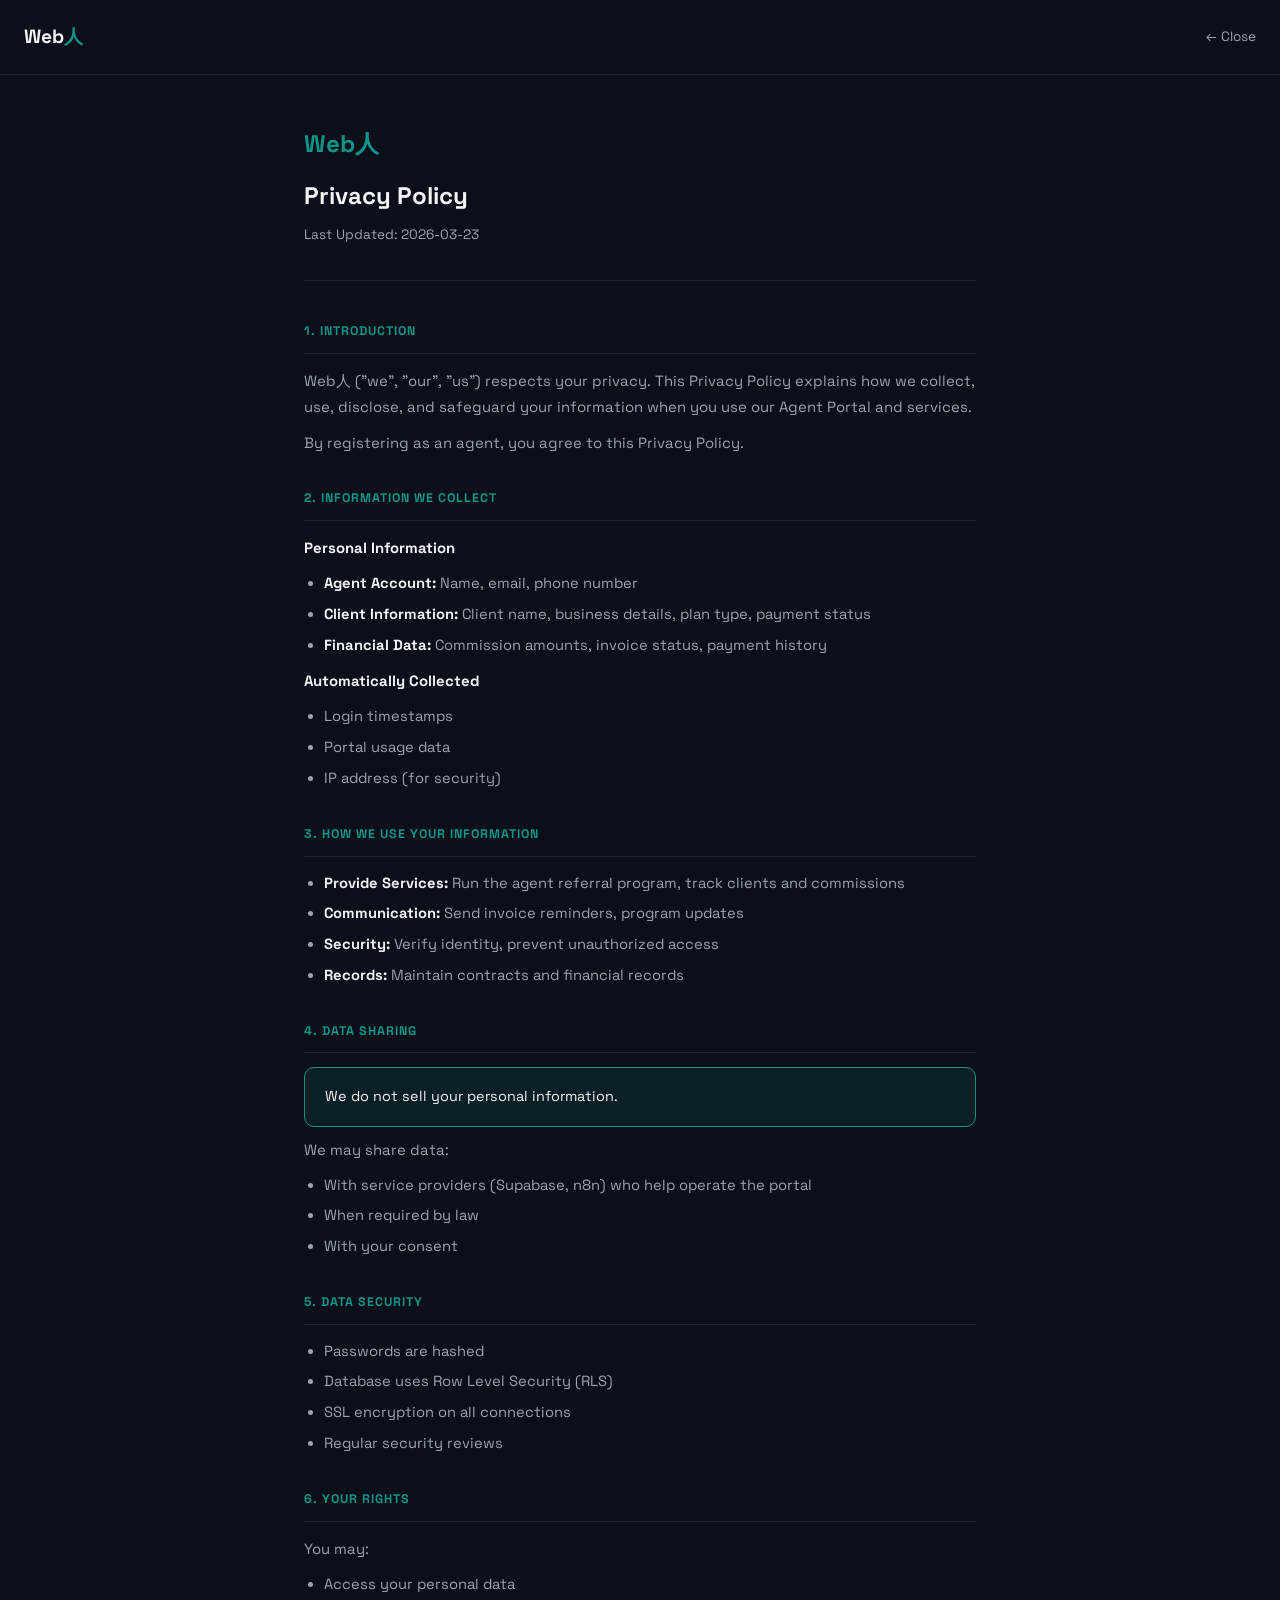
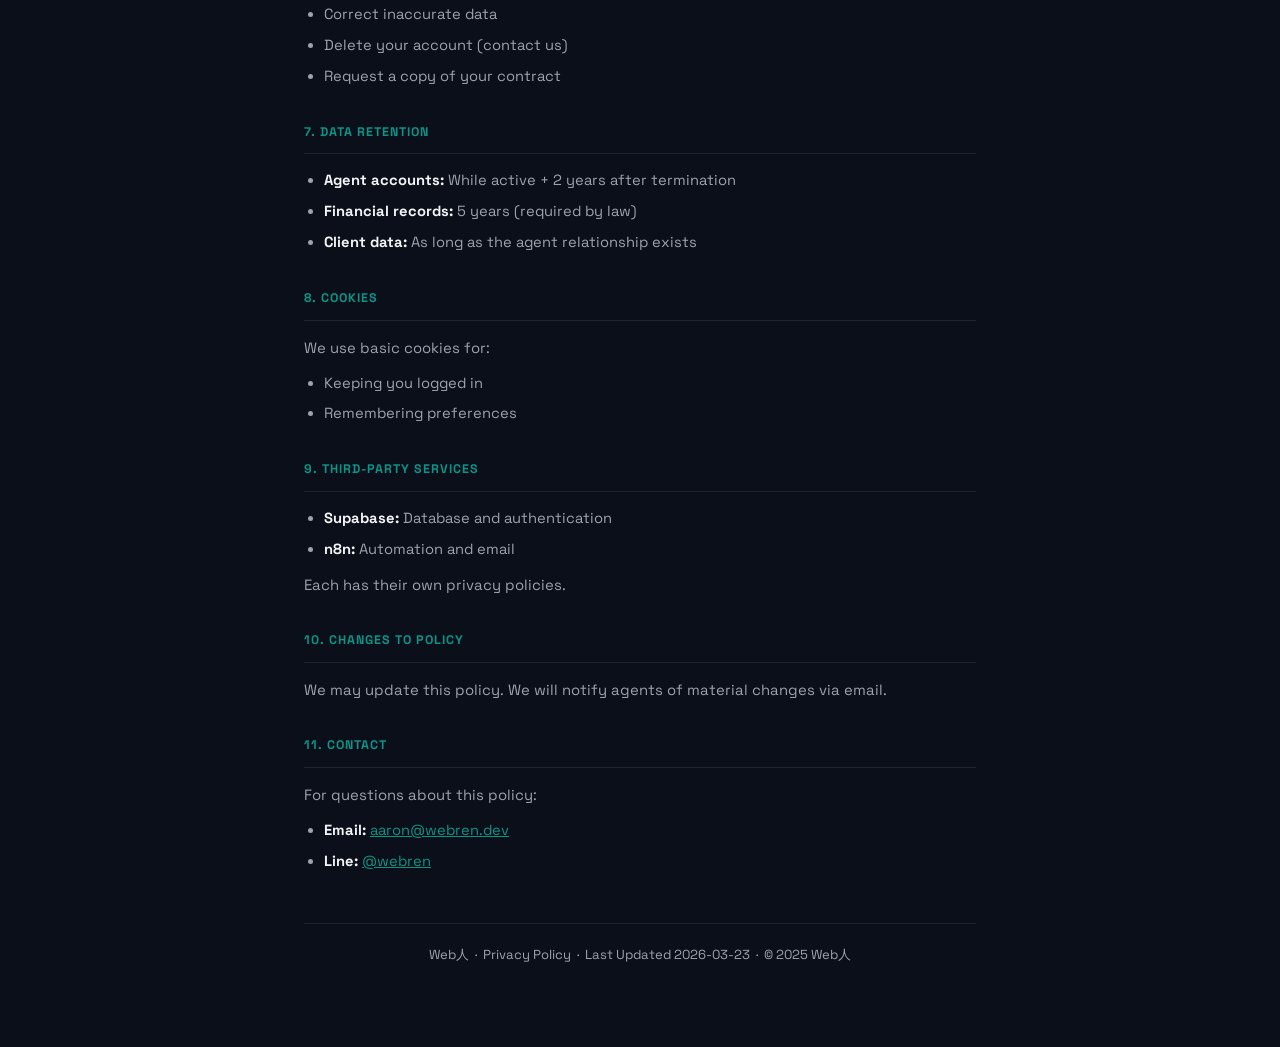
<file: privacy.html>
<!DOCTYPE html>
<html lang="en">
<head>
  <meta charset="UTF-8">
  <meta name="viewport" content="width=device-width, initial-scale=1.0">
  <title>Privacy Policy — Web人 Agent Portal</title>
  <meta name="robots" content="noindex, nofollow">
  <link rel="icon" type="image/svg+xml" href="favicon.svg">
  <link rel="preconnect" href="https://fonts.googleapis.com">
  <link rel="preconnect" href="https://fonts.gstatic.com" crossorigin>
  <link href="https://fonts.googleapis.com/css2?family=Space+Grotesk:wght@400;500;600;700&family=Noto+Sans+TC:wght@400;500;700&display=swap" rel="stylesheet">
  <style>
    *, *::before, *::after { box-sizing: border-box; margin: 0; padding: 0; }

    :root {
      --bg:       #0B0F19;
      --bg-card:  #111827;
      --border:   rgba(255,255,255,0.08);
      --text:     #F3F4F6;
      --text-2:   #9CA3AF;
      --teal:     #0D9488;
      --teal-soft:rgba(13,148,136,0.12);
    }

    body {
      font-family: 'Space Grotesk', sans-serif;
      background: var(--bg);
      color: var(--text);
      line-height: 1.75;
      min-height: 100vh;
    }

    header {
      padding: 20px 24px;
      border-bottom: 1px solid var(--border);
      display: flex;
      align-items: center;
      justify-content: space-between;
    }
    .logo { font-size: 1.2rem; font-weight: 700; color: var(--text); text-decoration: none; }
    .logo span { color: var(--teal); }
    .back-link { font-size: 0.85rem; color: var(--text-2); text-decoration: none; }
    .back-link:hover { color: var(--teal); }

    main { max-width: 720px; margin: 0 auto; padding: 48px 24px 80px; }

    .doc-header {
      margin-bottom: 40px;
      padding-bottom: 24px;
      border-bottom: 1px solid var(--border);
    }
    .doc-logo { font-size: 1.5rem; font-weight: 700; color: var(--teal); margin-bottom: 10px; }
    .doc-title { font-size: 1.5rem; font-weight: 700; margin-bottom: 6px; }
    .doc-updated { font-size: 0.85rem; color: var(--text-2); }

    .section { margin-bottom: 32px; }
    .section-title {
      font-size: 0.78rem; font-weight: 700;
      letter-spacing: 0.08em; text-transform: uppercase;
      color: var(--teal); margin-bottom: 14px;
      padding-bottom: 10px; border-bottom: 1px solid var(--border);
    }
    p { font-size: 0.93rem; color: var(--text-2); margin-bottom: 10px; }
    p strong { color: var(--text); }
    ul { padding-left: 20px; margin-bottom: 10px; }
    ul li { font-size: 0.92rem; color: var(--text-2); margin-bottom: 5px; }
    ul li strong { color: var(--text); }

    .highlight-box {
      background: var(--teal-soft);
      border: 1px solid var(--teal);
      border-radius: 10px;
      padding: 16px 20px;
      margin-bottom: 10px;
      font-size: 0.9rem;
    }

    footer-legal {
      display: block;
      margin-top: 48px;
      padding-top: 20px;
      border-top: 1px solid var(--border);
      text-align: center;
      font-size: 0.82rem;
      color: var(--text-2);
    }
  </style>
</head>
<body>

  <header>
    <a href="../" class="logo">Web<span>人</span></a>
    <a href="javascript:window.close()" class="back-link">← Close</a>
  </header>

  <main>

    <div class="doc-header">
      <div class="doc-logo">Web人</div>
      <h1 class="doc-title">Privacy Policy</h1>
      <p class="doc-updated">Last Updated: 2026-03-23</p>
    </div>

    <!-- 1 -->
    <div class="section">
      <div class="section-title">1. Introduction</div>
      <p>Web人 ("we", "our", "us") respects your privacy. This Privacy Policy explains how we collect, use, disclose, and safeguard your information when you use our Agent Portal and services.</p>
      <p>By registering as an agent, you agree to this Privacy Policy.</p>
    </div>

    <!-- 2 -->
    <div class="section">
      <div class="section-title">2. Information We Collect</div>
      <p><strong>Personal Information</strong></p>
      <ul>
        <li><strong>Agent Account:</strong> Name, email, phone number</li>
        <li><strong>Client Information:</strong> Client name, business details, plan type, payment status</li>
        <li><strong>Financial Data:</strong> Commission amounts, invoice status, payment history</li>
      </ul>
      <p><strong>Automatically Collected</strong></p>
      <ul>
        <li>Login timestamps</li>
        <li>Portal usage data</li>
        <li>IP address (for security)</li>
      </ul>
    </div>

    <!-- 3 -->
    <div class="section">
      <div class="section-title">3. How We Use Your Information</div>
      <ul>
        <li><strong>Provide Services:</strong> Run the agent referral program, track clients and commissions</li>
        <li><strong>Communication:</strong> Send invoice reminders, program updates</li>
        <li><strong>Security:</strong> Verify identity, prevent unauthorized access</li>
        <li><strong>Records:</strong> Maintain contracts and financial records</li>
      </ul>
    </div>

    <!-- 4 -->
    <div class="section">
      <div class="section-title">4. Data Sharing</div>
      <div class="highlight-box">We do not sell your personal information.</div>
      <p>We may share data:</p>
      <ul>
        <li>With service providers (Supabase, n8n) who help operate the portal</li>
        <li>When required by law</li>
        <li>With your consent</li>
      </ul>
    </div>

    <!-- 5 -->
    <div class="section">
      <div class="section-title">5. Data Security</div>
      <ul>
        <li>Passwords are hashed</li>
        <li>Database uses Row Level Security (RLS)</li>
        <li>SSL encryption on all connections</li>
        <li>Regular security reviews</li>
      </ul>
    </div>

    <!-- 6 -->
    <div class="section">
      <div class="section-title">6. Your Rights</div>
      <p>You may:</p>
      <ul>
        <li>Access your personal data</li>
        <li>Correct inaccurate data</li>
        <li>Delete your account (contact us)</li>
        <li>Request a copy of your contract</li>
      </ul>
    </div>

    <!-- 7 -->
    <div class="section">
      <div class="section-title">7. Data Retention</div>
      <ul>
        <li><strong>Agent accounts:</strong> While active + 2 years after termination</li>
        <li><strong>Financial records:</strong> 5 years (required by law)</li>
        <li><strong>Client data:</strong> As long as the agent relationship exists</li>
      </ul>
    </div>

    <!-- 8 -->
    <div class="section">
      <div class="section-title">8. Cookies</div>
      <p>We use basic cookies for:</p>
      <ul>
        <li>Keeping you logged in</li>
        <li>Remembering preferences</li>
      </ul>
    </div>

    <!-- 9 -->
    <div class="section">
      <div class="section-title">9. Third-Party Services</div>
      <ul>
        <li><strong>Supabase:</strong> Database and authentication</li>
        <li><strong>n8n:</strong> Automation and email</li>
      </ul>
      <p>Each has their own privacy policies.</p>
    </div>

    <!-- 10 -->
    <div class="section">
      <div class="section-title">10. Changes to Policy</div>
      <p>We may update this policy. We will notify agents of material changes via email.</p>
    </div>

    <!-- 11 -->
    <div class="section">
      <div class="section-title">11. Contact</div>
      <p>For questions about this policy:</p>
      <ul>
        <li><strong>Email:</strong> <a href="mailto:aaron@webren.dev" style="color:var(--teal);">aaron@webren.dev</a></li>
        <li><strong>Line:</strong> <a href="https://line.me/ti/p/webren" style="color:var(--teal);" target="_blank" rel="noopener">@webren</a></li>
      </ul>
    </div>

    <footer-legal>
      Web人 &nbsp;·&nbsp; Privacy Policy &nbsp;·&nbsp; Last Updated 2026-03-23 &nbsp;·&nbsp; &copy; 2025 Web人
    </footer-legal>

  </main>

</body>
</html>
</file>
